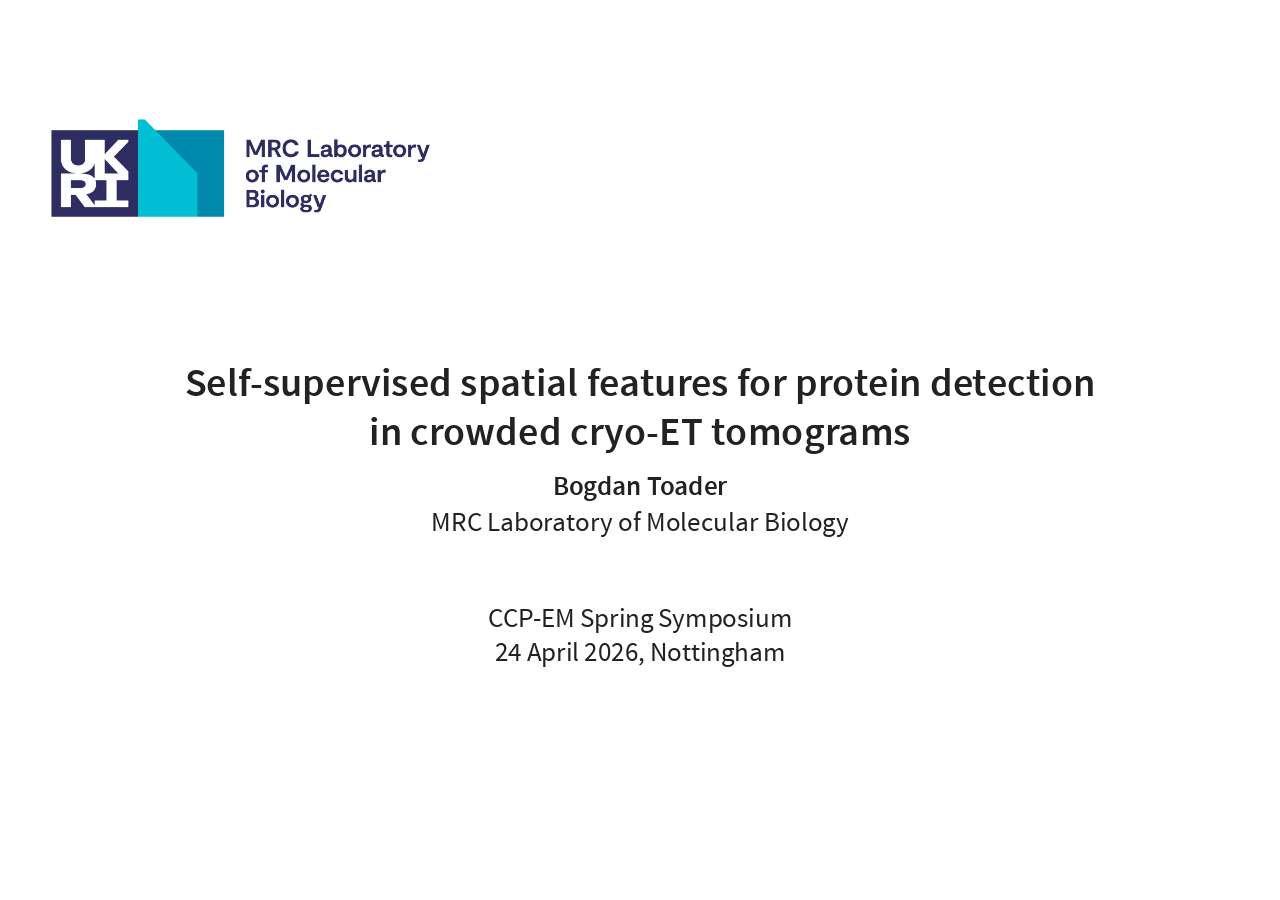
<file: static/talks/26ccpem/index.html>
<!DOCTYPE html>
<html lang="en">
  <head>
    <meta charset="utf-8" />
    <meta
      name="viewport"
      content="width=device-width, initial-scale=1.0, maximum-scale=1.0, user-scalable=no"
    />

    <title>Self-supervised spatial features for protein detection in crowded cryo-ET tomograms</title>

    <link rel="stylesheet" href="revealjs/reset.css" />
    <link rel="stylesheet" href="revealjs/reveal.css" />
    <link rel="stylesheet" href="revealjs/theme/white.css" />

    <!-- Theme used for syntax highlighted code -->
    <!-- <link rel="stylesheet" href="revealjs/plugin/highlight/monokai.css" /> -->
    <link rel="stylesheet" href="custom.css" />
  </head>
  <body>
    <div class="reveal">
      <div class="slides">
        <!-- <section> -->
        <!--   Self-supervised spatial features for protein detection in crowded cryo-ET tomograms -->
        <!---->
        <!--   Bogdan Toader -->
        <!-- </section> -->
        <section data-markdown="slides.md"></section>
      </div>
    </div>

    <script src="revealjs/reveal.js"></script>
    <script src="revealjs/plugin/notes.js"></script>
    <script src="revealjs/plugin/markdown.js"></script>
    <script src="revealjs/plugin/zoom.js"></script>
    <!-- <script src="revealjs/plugin/highlight.js"></script> -->
    <script>
      // More info about initialization & config:
      // - https://revealjs.com/initialization/
      // - https://revealjs.com/config/
      Reveal.initialize({
        hash: true,
        // width: 1280,
        // height: 720,

        // 16:9
        width: 1920,
        height: 1080,

        center: false,

        // Learn about plugins: https://revealjs.com/plugins/
        // plugins: [RevealMarkdown, RevealHighlight, RevealNotes],
        plugins: [RevealMarkdown, RevealNotes, RevealZoom],

        controls: false,
        progress: false,
        // slideNumber: "c/t",
        slideNumber: slide => {
          const before = Reveal.getSlidePastCount(slide);   // slides before this one
          if (before === 0) return [''];                    // title slide: no number
          return [before, '/', Reveal.getTotalSlides() - 1];
        },


        transition: 'none',

      });
    </script>
  </body>
</html>
</file>
<file: static/talks/26ccpem/revealjs/reveal.css>
.reveal .stretch,.reveal .r-stretch{max-width:none;max-height:none}.reveal pre.stretch code,.reveal pre.r-stretch code{box-sizing:border-box;height:100%;max-height:100%}.reveal .r-fit-text{white-space:nowrap;display:inline-block}.reveal .r-stack{grid-template-rows:100%;display:grid}.reveal .r-stack>*{grid-area:1/1;margin:auto}.reveal .r-vstack,.reveal .r-hstack{display:flex}.reveal .r-vstack img,.reveal .r-vstack video,.reveal .r-hstack img,.reveal .r-hstack video{object-fit:contain;min-width:0;min-height:0}.reveal .r-vstack{flex-direction:column;justify-content:center;align-items:center}.reveal .r-hstack{flex-direction:row;justify-content:center;align-items:center}.reveal .items-stretch{align-items:stretch}.reveal .items-start{align-items:flex-start}.reveal .items-center{align-items:center}.reveal .items-end{align-items:flex-end}.reveal .justify-between{justify-content:space-between}.reveal .justify-around{justify-content:space-around}.reveal .justify-start{justify-content:flex-start}.reveal .justify-center{justify-content:center}.reveal .justify-end{justify-content:flex-end}html.reveal-full-page{width:100%;height:100vh;height:calc(var(--vh,1vh) * 100);height:100dvh;overflow:hidden}.reveal-viewport{color:#000;--r-controls-spacing:12px;--r-overlay-header-height:40px;--r-overlay-margin:0px;--r-overlay-padding:6px;--r-overlay-gap:5px;background-color:#fff;height:100%;margin:0;line-height:1;position:relative;overflow:hidden}@media screen and (width<=1024px),(height<=768px){.reveal-viewport{--r-overlay-header-height:26px}}.reveal-viewport:fullscreen{width:100%!important;height:100%!important;top:0!important;left:0!important;transform:none!important}.reveal .fragment{transition:all .2s}.reveal .fragment:not(.custom){opacity:0;visibility:hidden;will-change:opacity}.reveal .fragment.visible{opacity:1;visibility:inherit}.reveal .fragment.disabled{transition:none}.reveal .fragment.grow{opacity:1;visibility:inherit}.reveal .fragment.grow.visible{transform:scale(1.3)}.reveal .fragment.shrink{opacity:1;visibility:inherit}.reveal .fragment.shrink.visible{transform:scale(.7)}.reveal .fragment.zoom-in{transform:scale(.1)}.reveal .fragment.zoom-in.visible{transform:none}.reveal .fragment.fade-out{opacity:1;visibility:inherit}.reveal .fragment.fade-out.visible{opacity:0;visibility:hidden}.reveal .fragment.semi-fade-out{opacity:1;visibility:inherit}.reveal .fragment.semi-fade-out.visible{opacity:.5;visibility:inherit}.reveal .fragment.strike{opacity:1;visibility:inherit}.reveal .fragment.strike.visible{text-decoration:line-through}.reveal .fragment.fade-up{transform:translateY(40px)}.reveal .fragment.fade-up.visible{transform:translate(0)}.reveal .fragment.fade-down{transform:translateY(-40px)}.reveal .fragment.fade-down.visible{transform:translate(0)}.reveal .fragment.fade-right{transform:translate(-40px)}.reveal .fragment.fade-right.visible{transform:translate(0)}.reveal .fragment.fade-left{transform:translate(40px)}.reveal .fragment.fade-left.visible{transform:translate(0)}.reveal .fragment.fade-in-then-out,.reveal .fragment.current-visible{opacity:0;visibility:hidden}.reveal .fragment.fade-in-then-out.current-fragment,.reveal .fragment.current-visible.current-fragment{opacity:1;visibility:inherit}.reveal .fragment.fade-in-then-semi-out{opacity:0;visibility:hidden}.reveal .fragment.fade-in-then-semi-out.visible{opacity:.5;visibility:inherit}.reveal .fragment.fade-in-then-semi-out.current-fragment,.reveal .fragment.highlight-red,.reveal .fragment.highlight-current-red,.reveal .fragment.highlight-green,.reveal .fragment.highlight-current-green,.reveal .fragment.highlight-blue,.reveal .fragment.highlight-current-blue{opacity:1;visibility:inherit}.reveal .fragment.highlight-red.visible{color:#ff2c2d}.reveal .fragment.highlight-green.visible{color:#17ff2e}.reveal .fragment.highlight-blue.visible{color:#1b91ff}.reveal .fragment.highlight-current-red.current-fragment{color:#ff2c2d}.reveal .fragment.highlight-current-green.current-fragment{color:#17ff2e}.reveal .fragment.highlight-current-blue.current-fragment{color:#1b91ff}.reveal:after{content:"";font-style:italic}.reveal iframe{z-index:1}.reveal a{position:relative}@keyframes bounce-right{0%,10%,25%,40%,50%{transform:translate(0)}20%{transform:translate(10px)}30%{transform:translate(-5px)}}@keyframes bounce-left{0%,10%,25%,40%,50%{transform:translate(0)}20%{transform:translate(-10px)}30%{transform:translate(5px)}}@keyframes bounce-down{0%,10%,25%,40%,50%{transform:translateY(0)}20%{transform:translateY(10px)}30%{transform:translateY(-5px)}}.reveal .controls{top:auto;bottom:var(--r-controls-spacing);right:var(--r-controls-spacing);z-index:11;color:#000;pointer-events:none;font-size:10px;display:none;position:absolute;left:auto}.reveal .controls button{cursor:pointer;color:currentColor;z-index:2;pointer-events:auto;font-size:inherit;visibility:hidden;opacity:0;-webkit-appearance:none;-webkit-tap-highlight-color:#0000;background-color:#0000;border:0;outline:0;padding:0;transition:color .2s,opacity .2s,transform .2s;position:absolute;transform:scale(.9999)}.reveal .controls .controls-arrow:before,.reveal .controls .controls-arrow:after{content:"";transform-origin:.2em;will-change:transform;background-color:currentColor;border-radius:.25em;width:2.6em;height:.5em;transition:all .15s,background-color .8s;position:absolute;top:0;left:0}.reveal .controls .controls-arrow{width:3.6em;height:3.6em;position:relative}.reveal .controls .controls-arrow:before{transform:translate(.5em)translateY(1.55em)rotate(45deg)}.reveal .controls .controls-arrow:after{transform:translate(.5em)translateY(1.55em)rotate(-45deg)}.reveal .controls .controls-arrow:hover:before{transform:translate(.5em)translateY(1.55em)rotate(40deg)}.reveal .controls .controls-arrow:hover:after{transform:translate(.5em)translateY(1.55em)rotate(-40deg)}.reveal .controls .controls-arrow:active:before{transform:translate(.5em)translateY(1.55em)rotate(36deg)}.reveal .controls .controls-arrow:active:after{transform:translate(.5em)translateY(1.55em)rotate(-36deg)}.reveal .controls .navigate-left{bottom:3.2em;right:6.4em;transform:translate(-10px)}.reveal .controls .navigate-left.highlight{animation:2s ease-out 50 both bounce-left}.reveal .controls .navigate-right{bottom:3.2em;right:0;transform:translate(10px)}.reveal .controls .navigate-right .controls-arrow{transform:rotate(180deg)}.reveal .controls .navigate-right.highlight{animation:2s ease-out 50 both bounce-right}.reveal .controls .navigate-up{bottom:6.4em;right:3.2em;transform:translateY(-10px)}.reveal .controls .navigate-up .controls-arrow{transform:rotate(90deg)}.reveal .controls .navigate-down{padding-bottom:1.4em;bottom:-1.4em;right:3.2em;transform:translateY(10px)}.reveal .controls .navigate-down .controls-arrow{transform:rotate(-90deg)}.reveal .controls .navigate-down.highlight{animation:2s ease-out 50 both bounce-down}.reveal .controls[data-controls-back-arrows=faded] .navigate-up.enabled{opacity:.3}.reveal .controls[data-controls-back-arrows=faded] .navigate-up.enabled:hover{opacity:1}.reveal .controls[data-controls-back-arrows=hidden] .navigate-up.enabled{opacity:0;visibility:hidden}.reveal .controls .enabled{visibility:visible;opacity:.9;cursor:pointer;transform:none}.reveal .controls .enabled.fragmented{opacity:.5}.reveal .controls .enabled:hover,.reveal .controls .enabled.fragmented:hover{opacity:1}.reveal:not(.rtl) .controls[data-controls-back-arrows=faded] .navigate-left.enabled{opacity:.3}.reveal:not(.rtl) .controls[data-controls-back-arrows=faded] .navigate-left.enabled:hover{opacity:1}.reveal:not(.rtl) .controls[data-controls-back-arrows=hidden] .navigate-left.enabled{opacity:0;visibility:hidden}.reveal.rtl .controls[data-controls-back-arrows=faded] .navigate-right.enabled{opacity:.3}.reveal.rtl .controls[data-controls-back-arrows=faded] .navigate-right.enabled:hover{opacity:1}.reveal.rtl .controls[data-controls-back-arrows=hidden] .navigate-right.enabled{opacity:0;visibility:hidden}.reveal[data-navigation-mode=linear].has-horizontal-slides .navigate-up,.reveal[data-navigation-mode=linear].has-horizontal-slides .navigate-down{display:none}.reveal[data-navigation-mode=linear].has-horizontal-slides .navigate-left,.reveal:not(.has-vertical-slides) .controls .navigate-left{bottom:1.4em;right:5.5em}.reveal[data-navigation-mode=linear].has-horizontal-slides .navigate-right,.reveal:not(.has-vertical-slides) .controls .navigate-right{bottom:1.4em;right:.5em}.reveal:not(.has-horizontal-slides) .controls .navigate-up{bottom:5em;right:1.4em}.reveal:not(.has-horizontal-slides) .controls .navigate-down{bottom:.5em;right:1.4em}.reveal.has-dark-background .controls{color:#fff}.reveal.has-light-background .controls{color:#000}.reveal.no-hover .controls .controls-arrow:hover:before,.reveal.no-hover .controls .controls-arrow:active:before{transform:translate(.5em)translateY(1.55em)rotate(45deg)}.reveal.no-hover .controls .controls-arrow:hover:after,.reveal.no-hover .controls .controls-arrow:active:after{transform:translate(.5em)translateY(1.55em)rotate(-45deg)}@media screen and (width>=500px){.reveal-viewport{--r-controls-spacing:.8em}.reveal .controls[data-controls-layout=edges]{inset:0}.reveal .controls[data-controls-layout=edges] .navigate-left,.reveal .controls[data-controls-layout=edges] .navigate-right,.reveal .controls[data-controls-layout=edges] .navigate-up,.reveal .controls[data-controls-layout=edges] .navigate-down{bottom:auto;right:auto}.reveal .controls[data-controls-layout=edges] .navigate-left{top:50%;left:var(--r-controls-spacing);margin-top:-1.8em}.reveal .controls[data-controls-layout=edges] .navigate-right{top:50%;right:var(--r-controls-spacing);margin-top:-1.8em}.reveal .controls[data-controls-layout=edges] .navigate-up{top:var(--r-controls-spacing);margin-left:-1.8em;left:50%}.reveal .controls[data-controls-layout=edges] .navigate-down{bottom:calc(var(--r-controls-spacing) - 1.4em + .3em);margin-left:-1.8em;left:50%}}.reveal .progress{z-index:10;color:#fff;background-color:#0003;width:100%;height:3px;display:none;position:absolute;bottom:0;left:0}.reveal .progress:after{content:"";width:100%;height:10px;display:block;position:absolute;top:-10px}.reveal .progress span{transform-origin:0 0;background-color:currentColor;width:100%;height:100%;transition:transform .8s cubic-bezier(.26,.86,.44,.985);display:block;transform:scaleX(0)}@media (pointer:coarse){.reveal .controls{font-size:clamp(10px,2.5vmin,40px)}.reveal .progress{height:clamp(3px,.75vmin,10px)}}.reveal .slide-number{z-index:31;color:#fff;background-color:#0006;padding:5px;font-family:Helvetica,sans-serif;font-size:12px;line-height:1;display:block;position:absolute;bottom:8px;right:8px}.reveal .slide-number a{color:currentColor}.reveal .slide-number-delimiter{margin:0 3px}.reveal{touch-action:pinch-zoom;width:100%;height:100%;position:relative;overflow:hidden}.reveal.embedded{touch-action:pan-y}.reveal.embedded.is-vertical-slide{touch-action:none}.reveal .slides{pointer-events:none;z-index:1;text-align:center;perspective:600px;perspective-origin:50% 40%;width:100%;height:100%;margin:auto;position:absolute;inset:0;overflow:visible}.reveal .slides>section{perspective:600px}.reveal .slides>section,.reveal .slides>section>section{pointer-events:auto;z-index:10;transform-style:flat;width:100%;transition:transform-origin .8s cubic-bezier(.26,.86,.44,.985),transform .8s cubic-bezier(.26,.86,.44,.985),visibility .8s cubic-bezier(.26,.86,.44,.985),opacity .8s cubic-bezier(.26,.86,.44,.985);display:none;position:absolute}.reveal[data-transition-speed=fast] .slides section{transition-duration:.4s}.reveal[data-transition-speed=slow] .slides section{transition-duration:1.2s}.reveal .slides section[data-transition-speed=fast]{transition-duration:.4s}.reveal .slides section[data-transition-speed=slow]{transition-duration:1.2s}.reveal .slides>section.stack{pointer-events:none;height:100%;padding-top:0;padding-bottom:0}.reveal .slides>section.present,.reveal .slides>section>section.present{z-index:11;opacity:1;display:block}.reveal .slides>section:empty,.reveal .slides>section>section:empty,.reveal .slides>section[data-background-interactive],.reveal .slides>section>section[data-background-interactive]{pointer-events:none}.reveal.center,.reveal.center .slides,.reveal.center .slides section{min-height:0!important}.reveal .slides>section:not(.present),.reveal .slides>section>section:not(.present){pointer-events:none}.reveal.overview .slides>section,.reveal.overview .slides>section>section{pointer-events:auto}.reveal .slides>section.past,.reveal .slides>section.future,.reveal .slides>section.past>section,.reveal .slides>section.future>section,.reveal .slides>section>section.past,.reveal .slides>section>section.future{opacity:0}.reveal .slides>section[data-transition=slide].past,.reveal .slides>section[data-transition~=slide-out].past,.reveal.slide .slides>section:not([data-transition]).past{transform:translate(-150%)}.reveal .slides>section[data-transition=slide].future,.reveal .slides>section[data-transition~=slide-in].future,.reveal.slide .slides>section:not([data-transition]).future{transform:translate(150%)}.reveal .slides>section>section[data-transition=slide].past,.reveal .slides>section>section[data-transition~=slide-out].past,.reveal.slide .slides>section>section:not([data-transition]).past{transform:translateY(-150%)}.reveal .slides>section>section[data-transition=slide].future,.reveal .slides>section>section[data-transition~=slide-in].future,.reveal.slide .slides>section>section:not([data-transition]).future{transform:translateY(150%)}.reveal .slides>section[data-transition=linear].past,.reveal .slides>section[data-transition~=linear-out].past,.reveal.linear .slides>section:not([data-transition]).past{transform:translate(-150%)}.reveal .slides>section[data-transition=linear].future,.reveal .slides>section[data-transition~=linear-in].future,.reveal.linear .slides>section:not([data-transition]).future{transform:translate(150%)}.reveal .slides>section>section[data-transition=linear].past,.reveal .slides>section>section[data-transition~=linear-out].past,.reveal.linear .slides>section>section:not([data-transition]).past{transform:translateY(-150%)}.reveal .slides>section>section[data-transition=linear].future,.reveal .slides>section>section[data-transition~=linear-in].future,.reveal.linear .slides>section>section:not([data-transition]).future{transform:translateY(150%)}.reveal .slides section[data-transition=default].stack,.reveal.default .slides section.stack{transform-style:preserve-3d}.reveal .slides>section[data-transition=default].past,.reveal .slides>section[data-transition~=default-out].past,.reveal.default .slides>section:not([data-transition]).past{transform:translate(-100%)rotateY(-90deg)translate(-100%)}.reveal .slides>section[data-transition=default].future,.reveal .slides>section[data-transition~=default-in].future,.reveal.default .slides>section:not([data-transition]).future{transform:translate(100%)rotateY(90deg)translate(100%)}.reveal .slides>section>section[data-transition=default].past,.reveal .slides>section>section[data-transition~=default-out].past,.reveal.default .slides>section>section:not([data-transition]).past{transform:translateY(-300px)rotateX(70deg)translateY(-300px)}.reveal .slides>section>section[data-transition=default].future,.reveal .slides>section>section[data-transition~=default-in].future,.reveal.default .slides>section>section:not([data-transition]).future{transform:translateY(300px)rotateX(-70deg)translateY(300px)}.reveal .slides section[data-transition=convex].stack,.reveal.convex .slides section.stack{transform-style:preserve-3d}.reveal .slides>section[data-transition=convex].past,.reveal .slides>section[data-transition~=convex-out].past,.reveal.convex .slides>section:not([data-transition]).past{transform:translate(-100%)rotateY(-90deg)translate(-100%)}.reveal .slides>section[data-transition=convex].future,.reveal .slides>section[data-transition~=convex-in].future,.reveal.convex .slides>section:not([data-transition]).future{transform:translate(100%)rotateY(90deg)translate(100%)}.reveal .slides>section>section[data-transition=convex].past,.reveal .slides>section>section[data-transition~=convex-out].past,.reveal.convex .slides>section>section:not([data-transition]).past{transform:translateY(-300px)rotateX(70deg)translateY(-300px)}.reveal .slides>section>section[data-transition=convex].future,.reveal .slides>section>section[data-transition~=convex-in].future,.reveal.convex .slides>section>section:not([data-transition]).future{transform:translateY(300px)rotateX(-70deg)translateY(300px)}.reveal .slides section[data-transition=concave].stack,.reveal.concave .slides section.stack{transform-style:preserve-3d}.reveal .slides>section[data-transition=concave].past,.reveal .slides>section[data-transition~=concave-out].past,.reveal.concave .slides>section:not([data-transition]).past{transform:translate(-100%)rotateY(90deg)translate(-100%)}.reveal .slides>section[data-transition=concave].future,.reveal .slides>section[data-transition~=concave-in].future,.reveal.concave .slides>section:not([data-transition]).future{transform:translate(100%)rotateY(-90deg)translate(100%)}.reveal .slides>section>section[data-transition=concave].past,.reveal .slides>section>section[data-transition~=concave-out].past,.reveal.concave .slides>section>section:not([data-transition]).past{transform:translateY(-80%)rotateX(-70deg)translateY(-80%)}.reveal .slides>section>section[data-transition=concave].future,.reveal .slides>section>section[data-transition~=concave-in].future,.reveal.concave .slides>section>section:not([data-transition]).future{transform:translateY(80%)rotateX(70deg)translateY(80%)}.reveal .slides section[data-transition=zoom],.reveal.zoom .slides section:not([data-transition]){transition-timing-function:ease}.reveal .slides>section[data-transition=zoom].past,.reveal .slides>section[data-transition~=zoom-out].past,.reveal.zoom .slides>section:not([data-transition]).past{visibility:hidden;transform:scale(16)}.reveal .slides>section[data-transition=zoom].future,.reveal .slides>section[data-transition~=zoom-in].future,.reveal.zoom .slides>section:not([data-transition]).future{visibility:hidden;transform:scale(.2)}.reveal .slides>section>section[data-transition=zoom].past,.reveal .slides>section>section[data-transition~=zoom-out].past,.reveal.zoom .slides>section>section:not([data-transition]).past{transform:scale(16)}.reveal .slides>section>section[data-transition=zoom].future,.reveal .slides>section>section[data-transition~=zoom-in].future,.reveal.zoom .slides>section>section:not([data-transition]).future{transform:scale(.2)}.reveal.cube .slides{perspective:1300px}.reveal.cube .slides section{backface-visibility:hidden;box-sizing:border-box;min-height:700px;transform-style:preserve-3d;padding:30px}.reveal.center.cube .slides section{min-height:0}.reveal.cube .slides section:not(.stack):before{content:"";background:#0000001a;border-radius:4px;width:100%;height:100%;display:block;position:absolute;top:0;left:0;transform:translateZ(-20px)}.reveal.cube .slides section:not(.stack):after{content:"";z-index:1;background:0 0;border-radius:4px;width:90%;height:30px;display:block;position:absolute;bottom:0;left:5%;transform:translateZ(-90px)rotateX(65deg);box-shadow:0 95px 25px #0003}.reveal.cube .slides>section.stack{background:0 0;padding:0}.reveal.cube .slides>section.past{transform-origin:100% 0;transform:translate(-100%)rotateY(-90deg)}.reveal.cube .slides>section.future{transform-origin:0 0;transform:translate(100%)rotateY(90deg)}.reveal.cube .slides>section>section.past{transform-origin:0 100%;transform:translateY(-100%)rotateX(90deg)}.reveal.cube .slides>section>section.future{transform-origin:0 0;transform:translateY(100%)rotateX(-90deg)}.reveal.page .slides{perspective-origin:0%;perspective:3000px}.reveal.page .slides section{box-sizing:border-box;min-height:700px;transform-style:preserve-3d;padding:30px}.reveal.page .slides section.past{z-index:12}.reveal.page .slides section:not(.stack):before{content:"";background:#0000001a;width:100%;height:100%;display:block;position:absolute;top:0;left:0;transform:translateZ(-20px)}.reveal.page .slides section:not(.stack):after{content:"";z-index:1;background:0 0;border-radius:4px;width:90%;height:30px;display:block;position:absolute;bottom:0;left:5%;transform:translateZ(-90px)rotateX(65deg);box-shadow:0 95px 25px #0003}.reveal.page .slides>section.stack{background:0 0;padding:0}.reveal.page .slides>section.past{transform-origin:0 0;transform:translate(-40%)rotateY(-80deg)}.reveal.page .slides>section.future{transform-origin:100% 0;transform:translate(0,0)}.reveal.page .slides>section>section.past{transform-origin:0 0;transform:translateY(-40%)rotateX(80deg)}.reveal.page .slides>section>section.future{transform-origin:0 100%;transform:translate(0,0)}.reveal .slides section[data-transition=fade],.reveal.fade .slides section:not([data-transition]),.reveal.fade .slides>section>section:not([data-transition]){transition:opacity .5s;transform:none}.reveal.fade.overview .slides section,.reveal.fade.overview .slides>section>section{transition:none}.reveal .slides section[data-transition=none],.reveal.none .slides section:not([data-transition]){transition:none;transform:none}.reveal .pause-overlay{visibility:hidden;opacity:0;z-index:100;background:#000;width:100%;height:100%;transition:all 1s;position:absolute;top:0;left:0}.reveal .pause-overlay .resume-button{color:#ccc;cursor:pointer;background:0 0;border:2px solid #ccc;border-radius:2px;padding:6px 14px;font-size:16px;position:absolute;bottom:20px;right:20px}.reveal .pause-overlay .resume-button:hover{color:#fff;border-color:#fff}.reveal.paused .pause-overlay{visibility:visible;opacity:1}.reveal .no-transition,.reveal .no-transition *,.reveal .slides.disable-slide-transitions section{transition:none!important}.reveal .slides.disable-slide-transitions section{transform:none!important}.reveal .backgrounds{perspective:600px;width:100%;height:100%;position:absolute;top:0;left:0}.reveal .slide-background{opacity:0;visibility:hidden;background-color:#0000;width:100%;height:100%;transition:all .8s cubic-bezier(.26,.86,.44,.985);display:none;position:absolute;overflow:hidden}.reveal .slide-background-content{background-position:50%;background-repeat:no-repeat;background-size:cover;width:100%;height:100%;position:absolute}.reveal .slide-background.stack{display:block}.reveal .slide-background.present{opacity:1;visibility:visible;z-index:2}.print-pdf .reveal .slide-background{opacity:1!important;visibility:visible!important}.reveal .slide-background video{object-fit:cover;width:100%;max-width:none;height:100%;max-height:none;position:absolute;top:0;left:0}.reveal .slide-background[data-background-size=contain] video{object-fit:contain}.reveal[data-background-transition=none]>.backgrounds .slide-background:not([data-background-transition]),.reveal>.backgrounds .slide-background[data-background-transition=none]{transition:none}.reveal[data-background-transition=slide]>.backgrounds .slide-background:not([data-background-transition]),.reveal>.backgrounds .slide-background[data-background-transition=slide]{opacity:1}.reveal[data-background-transition=slide]>.backgrounds .slide-background.past:not([data-background-transition]),.reveal>.backgrounds .slide-background.past[data-background-transition=slide]{transform:translate(-100%)}.reveal[data-background-transition=slide]>.backgrounds .slide-background.future:not([data-background-transition]),.reveal>.backgrounds .slide-background.future[data-background-transition=slide]{transform:translate(100%)}.reveal[data-background-transition=slide]>.backgrounds .slide-background>.slide-background.past:not([data-background-transition]),.reveal>.backgrounds .slide-background>.slide-background.past[data-background-transition=slide]{transform:translateY(-100%)}.reveal[data-background-transition=slide]>.backgrounds .slide-background>.slide-background.future:not([data-background-transition]),.reveal>.backgrounds .slide-background>.slide-background.future[data-background-transition=slide]{transform:translateY(100%)}.reveal[data-background-transition=convex]>.backgrounds .slide-background.past:not([data-background-transition]),.reveal>.backgrounds .slide-background.past[data-background-transition=convex]{opacity:0;transform:translate(-100%)rotateY(-90deg)translate(-100%)}.reveal[data-background-transition=convex]>.backgrounds .slide-background.future:not([data-background-transition]),.reveal>.backgrounds .slide-background.future[data-background-transition=convex]{opacity:0;transform:translate(100%)rotateY(90deg)translate(100%)}.reveal[data-background-transition=convex]>.backgrounds .slide-background>.slide-background.past:not([data-background-transition]),.reveal>.backgrounds .slide-background>.slide-background.past[data-background-transition=convex]{opacity:0;transform:translateY(-100%)rotateX(90deg)translateY(-100%)}.reveal[data-background-transition=convex]>.backgrounds .slide-background>.slide-background.future:not([data-background-transition]),.reveal>.backgrounds .slide-background>.slide-background.future[data-background-transition=convex]{opacity:0;transform:translateY(100%)rotateX(-90deg)translateY(100%)}.reveal[data-background-transition=concave]>.backgrounds .slide-background.past:not([data-background-transition]),.reveal>.backgrounds .slide-background.past[data-background-transition=concave]{opacity:0;transform:translate(-100%)rotateY(90deg)translate(-100%)}.reveal[data-background-transition=concave]>.backgrounds .slide-background.future:not([data-background-transition]),.reveal>.backgrounds .slide-background.future[data-background-transition=concave]{opacity:0;transform:translate(100%)rotateY(-90deg)translate(100%)}.reveal[data-background-transition=concave]>.backgrounds .slide-background>.slide-background.past:not([data-background-transition]),.reveal>.backgrounds .slide-background>.slide-background.past[data-background-transition=concave]{opacity:0;transform:translateY(-100%)rotateX(-90deg)translateY(-100%)}.reveal[data-background-transition=concave]>.backgrounds .slide-background>.slide-background.future:not([data-background-transition]),.reveal>.backgrounds .slide-background>.slide-background.future[data-background-transition=concave]{opacity:0;transform:translateY(100%)rotateX(90deg)translateY(100%)}.reveal[data-background-transition=zoom]>.backgrounds .slide-background:not([data-background-transition]),.reveal>.backgrounds .slide-background[data-background-transition=zoom]{transition-timing-function:ease}.reveal[data-background-transition=zoom]>.backgrounds .slide-background.past:not([data-background-transition]),.reveal>.backgrounds .slide-background.past[data-background-transition=zoom]{opacity:0;visibility:hidden;transform:scale(16)}.reveal[data-background-transition=zoom]>.backgrounds .slide-background.future:not([data-background-transition]),.reveal>.backgrounds .slide-background.future[data-background-transition=zoom]{opacity:0;visibility:hidden;transform:scale(.2)}.reveal[data-background-transition=zoom]>.backgrounds .slide-background>.slide-background.past:not([data-background-transition]),.reveal>.backgrounds .slide-background>.slide-background.past[data-background-transition=zoom]{opacity:0;visibility:hidden;transform:scale(16)}.reveal[data-background-transition=zoom]>.backgrounds .slide-background>.slide-background.future:not([data-background-transition]),.reveal>.backgrounds .slide-background>.slide-background.future[data-background-transition=zoom]{opacity:0;visibility:hidden;transform:scale(.2)}.reveal[data-transition-speed=fast]>.backgrounds .slide-background{transition-duration:.4s}.reveal[data-transition-speed=slow]>.backgrounds .slide-background{transition-duration:1.2s}.reveal [data-auto-animate-target^=unmatched]{will-change:opacity}.reveal section[data-auto-animate]:not(.stack):not([data-auto-animate=running]) [data-auto-animate-target^=unmatched]{opacity:0}.reveal.overview{perspective-origin:50%;perspective:700px}.reveal.overview .slides section{cursor:pointer;box-sizing:border-box;height:100%;overflow:hidden;opacity:1!important;visibility:visible!important;top:0!important}.reveal.overview .slides section:hover,.reveal.overview .slides section.present{outline-offset:10px;outline:10px solid #96969699}.reveal.overview .slides section.present{outline:10px solid var(--r-link-color)}.reveal.overview .slides section .fragment{opacity:1;transition:none}.reveal.overview .slides section:after,.reveal.overview .slides section:before{display:none!important}.reveal.overview .slides>section.stack{background:0 0;outline:none;padding:0;overflow:visible;top:0!important}.reveal.overview .backgrounds{perspective:inherit}.reveal.overview .backgrounds .slide-background{opacity:1;visibility:visible;outline-offset:10px;outline:10px solid #9696961a}.reveal.overview .backgrounds .slide-background.stack{overflow:visible}.reveal.overview .slides section,.reveal.overview-deactivating .slides section,.reveal.overview .backgrounds .slide-background,.reveal.overview-deactivating .backgrounds .slide-background{transition:none}.reveal.rtl .slides,.reveal.rtl .slides h1,.reveal.rtl .slides h2,.reveal.rtl .slides h3,.reveal.rtl .slides h4,.reveal.rtl .slides h5,.reveal.rtl .slides h6{direction:rtl;font-family:sans-serif}.reveal.rtl pre,.reveal.rtl code{direction:ltr}.reveal.rtl ol,.reveal.rtl ul{text-align:right}.reveal.rtl .progress span{transform-origin:100% 0}.reveal.has-parallax-background .backgrounds{transition:all .8s}.reveal.has-parallax-background[data-transition-speed=fast] .backgrounds{transition-duration:.4s}.reveal.has-parallax-background[data-transition-speed=slow] .backgrounds{transition-duration:1.2s}@keyframes fade-in{0%{opacity:0}to{opacity:1}}@keyframes scale-up{0%{transform:scale(.95)}to{transform:scale(1)}}.reveal [data-preview-image],.reveal [data-preview-video],.reveal [data-preview-link]:not(a):not([data-preview-link=false]){cursor:zoom-in}.r-overlay{top:var(--r-overlay-margin);right:var(--r-overlay-margin);bottom:var(--r-overlay-margin);left:var(--r-overlay-margin);border-radius:min(var(--r-overlay-margin), 6px);z-index:99;-webkit-backdrop-filter:blur(10px);backdrop-filter:blur(10px);color:#fff;background:#000000f2;font-family:ui-sans-serif,system-ui,-apple-system,Helvetica,sans-serif;transition:all .3s;animation:.3s fade-in;position:absolute}.r-overlay-viewport{top:var(--r-overlay-padding);right:var(--r-overlay-padding);bottom:var(--r-overlay-padding);left:var(--r-overlay-padding);gap:var(--r-overlay-gap);flex-direction:column;display:flex;position:absolute}.r-overlay-header{z-index:2;box-sizing:border-box;height:var(--r-overlay-header-height);justify-content:flex-end;align-items:center;gap:6px;display:flex}.r-overlay-header .r-overlay-header-button{all:unset;min-width:var(--r-overlay-header-height);min-height:var(--r-overlay-header-height);padding:0 calc(var(--r-overlay-header-height) / 4);opacity:1;cursor:pointer;box-sizing:border-box;border-radius:6px;justify-content:center;align-items:center;gap:8px;font-size:18px;display:flex}.r-overlay-header .r-overlay-header-button:hover{opacity:1;background-color:#ffffff26}.r-overlay-header .icon{background-position:50%;background-repeat:no-repeat;background-size:100%;width:20px;height:20px;display:inline-block}.r-overlay-close .icon{background-image:url([data-uri])}.r-overlay-external .icon{background-image:url([data-uri])}.r-overlay-content{background-color:#141414cc;border-radius:6px;flex-grow:1;place-items:center;animation:.5s cubic-bezier(.26,.86,.44,.985) scale-up;display:grid;position:relative;overflow:hidden}.r-overlay-spinner{z-index:10;visibility:hidden;opacity:0;background-image:url([data-uri]%2F%2F%2F6%2Bvr8nJybW1tcDAwOjo6Nvb26ioqKOjo7Ozs%2FLy8vz8%2FAAAAAAAAAAAACH%2FC05FVFNDQVBFMi4wAwEAAAAh%2FhpDcmVhdGVkIHdpdGggYWpheGxvYWQuaW5mbwAh%[base64]%2FV%2FnmOM82XiHRLYKhKP1oZmADdEAAAh%2BQQJCgAAACwAAAAAIAAgAAAE6hDISWlZpOrNp1lGNRSdRpDUolIGw5RUYhhHukqFu8DsrEyqnWThGvAmhVlteBvojpTDDBUEIFwMFBRAmBkSgOrBFZogCASwBDEY%2FCZSg7GSE0gSCjQBMVG023xWBhklAnoEdhQEfyNqMIcKjhRsjEdnezB%2BA4k8gTwJhFuiW4dokXiloUepBAp5qaKpp6%2BHo7aWW54wl7obvEe0kRuoplCGepwSx2jJvqHEmGt6whJpGpfJCHmOoNHKaHx61WiSR92E4lbFoq%2BB6QDtuetcaBPnW6%2BO7wDHpIiK9SaVK5GgV543tzjgGcghAgAh%[base64]%2B%2BG%2Bw48edZPK%2BM6hLJpQg484enXIdQFSS1u6UhksENEQAAIfkECQoAAAAsAAAAACAAIAAABOcQyEmpGKLqzWcZRVUQnZYg1aBSh2GUVEIQ2aQOE%2BG%2BcD4ntpWkZQj1JIiZIogDFFyHI0UxQwFugMSOFIPJftfVAEoZLBbcLEFhlQiqGp1Vd140AUklUN3eCA51C1EWMzMCezCBBmkxVIVHBWd3HHl9JQOIJSdSnJ0TDKChCwUJjoWMPaGqDKannasMo6WnM562R5YluZRwur0wpgqZE7NKUm%2BFNRPIhjBJxKZteWuIBMN4zRMIVIhffcgojwCF117i4nlLnY5ztRLsnOk%2BaV%2BoJY7V7m76PdkS4trKcdg0Zc0tTcKkRAAAIfkECQoAAAAsAAAAACAAIAAABO4QyEkpKqjqzScpRaVkXZWQEximw1BSCUEIlDohrft6cpKCk5xid5MNJTaAIkekKGQkWyKHkvhKsR7ARmitkAYDYRIbUQRQjWBwJRzChi9CRlBcY1UN4g0%[base64]%[base64]%2BE71SRQeyqUToLA7VxF0JDyIQh%2FMVVPMt1ECZlfcjZJ9mIKoaTl1MRIl5o4CUKXOwmyrCInCKqcWtvadL2SYhyASyNDJ0uIiRMDjI0Fd30%2FiI2UA5GSS5UDj2l6NoqgOgN4gksEBgYFf0FDqKgHnyZ9OX8HrgYHdHpcHQULXAS2qKpENRg7eAMLC7kTBaixUYFkKAzWAAnLC7FLVxLWDBLKCwaKTULgEwbLA4hJtOkSBNqITT3xEgfLpBtzE%2FjiuL04RGEBgwWhShRgQExHBAAh%2BQQJCgAAACwAAAAAIAAgAAAE7xDISWlSqerNpyJKhWRdlSAVoVLCWk6JKlAqAavhO9UkUHsqlE6CwO1cRdCQ8iEIfzFVTzLdRAmZX3I2SfZiCqGk5dTESJeaOAlClzsJsqwiJwiqnFrb2nS9kmIcgEsjQydLiIlHehhpejaIjzh9eomSjZR%[base64]%2BE71SRQeyqUToLA7VxF0JDyIQh%[base64]%2BE71SRQeyqUToLA7VxF0JDyIQh%2FMVVPMt1ECZlfcjZJ9mIKoaTl1MRIl5o4CUKXOwmyrCInCKqcWtvadL2SYhyASyNDJ0uIiUd6GAULDJCRiXo1CpGXDJOUjY%2BYip9DhToJA4RBLwMLCwVDfRgbBAaqqoZ1XBMHswsHtxtFaH1iqaoGNgAIxRpbFAgfPQSqpbgGBqUD1wBXeCYp1AYZ19JJOYgH1KwA4UBvQwXUBxPqVD9L3sbp2BNk2xvvFPJd%2BMFCN6HAAIKgNggY0KtEBAAh%[base64]%2BvsYMDAzZQPC9VCNkDWUhGkuE5PxJNwiUK4UfLzOlD4WvzAHaoG9nxPi5d%2BjYUqfAhhykOFwJWiAAAIfkECQoAAAAsAAAAACAAIAAABPAQyElpUqnqzaciSoVkXVUMFaFSwlpOCcMYlErAavhOMnNLNo8KsZsMZItJEIDIFSkLGQoQTNhIsFehRww2CQLKF0tYGKYSg%2BygsZIuNqJksKgbfgIGepNo2cIUB3V1B3IvNiBYNQaDSTtfhhx0CwVPI0UJe0%2Bbm4g5VgcGoqOcnjmjqDSdnhgEoamcsZuXO1aWQy8KAwOAuTYYGwi7w5h%2BKr0SJ8MFihpNbx%2B4Erq7BYBuzsdiH1jCAzoSfl0rVirNbRXlBBlLX%2BBP0XJLAPGzTkAuAOqb0WT5AH7OcdCm5B8TgRwSRKIHQtaLCwg1RAAAOwAAAAAAAAAAAA%3D%3D);width:32px;height:32px;margin:-16px 0 0 -16px;display:block;position:absolute;top:50%;left:50%}.r-overlay-preview .r-overlay-content iframe{opacity:0;visibility:hidden;border:0;width:100%;max-width:100%;height:100%;max-height:100%;transition:all .3s}.r-overlay-preview[data-state=loaded] iframe{opacity:1;visibility:visible}.r-overlay-preview .r-overlay-content img,.r-overlay-preview .r-overlay-content video{object-fit:scale-down;width:100%;max-width:100%;height:100%;max-height:100%;margin:0;position:absolute}.r-overlay-preview[data-preview-fit=none] img,.r-overlay-preview[data-preview-fit=none] video{object-fit:none}.r-overlay-preview[data-preview-fit=scale-down] img,.r-overlay-preview[data-preview-fit=scale-down] video{object-fit:scale-down}.r-overlay-preview[data-preview-fit=contain] img,.r-overlay-preview[data-preview-fit=contain] video{object-fit:contain}.r-overlay-preview[data-preview-fit=cover] img,.r-overlay-preview[data-preview-fit=cover] video{object-fit:cover}.r-overlay-preview[data-state=loaded] .r-overlay-content-inner{z-index:-1;text-align:center;letter-spacing:normal;width:100%;position:absolute;top:45%;left:0}.r-overlay-preview .r-overlay-error{color:orange;font-size:18px}.r-overlay-preview .x-frame-error{opacity:0;transition:opacity .3s .3s}.r-overlay-preview[data-state=loaded] .x-frame-error{opacity:1}.r-overlay-preview[data-state=loading] .r-overlay-spinner{opacity:.6;visibility:visible}.r-overlay-help .r-overlay-content{overflow:auto}.r-overlay-help-content{text-align:center;letter-spacing:normal;max-width:560px;margin:auto;padding:20px 0}.r-overlay-help-content .title{margin-top:0;font-size:20px}.r-overlay-help .r-overlay-help-content table{border-collapse:collapse;text-align:left;border:1px solid #fff;font-size:16px}.r-overlay-help .r-overlay-help-content table th,.r-overlay-help .r-overlay-help-content table td{vertical-align:middle;border:1px solid #fff;width:240px;padding:14px}.r-overlay-help .r-overlay-help-content table th{padding-top:20px;padding-bottom:20px}.reveal .playback{z-index:30;cursor:pointer;-webkit-tap-highlight-color:#0000;transition:all .4s;position:absolute;bottom:20px;left:15px}.reveal.overview .playback{opacity:0;visibility:hidden}.reveal .hljs{min-height:100%}.reveal .hljs table{margin:initial}.reveal .hljs-ln-code,.reveal .hljs-ln-numbers{border:0;padding:0}.reveal .hljs-ln-numbers{opacity:.6;text-align:right;vertical-align:top;padding-right:.75em}.reveal .hljs.has-highlights tr:not(.highlight-line){opacity:.4}.reveal .hljs.has-highlights.fragment{transition:all .2s}.reveal .hljs:not(:first-child).fragment{box-sizing:border-box;width:100%;position:absolute;top:0;left:0}.reveal pre[data-auto-animate-target]{overflow:hidden}.reveal pre[data-auto-animate-target] code{height:100%}.reveal .roll{vertical-align:top;perspective:400px;perspective-origin:50%;line-height:1.2;display:inline-block;overflow:hidden}.reveal .roll:hover{text-shadow:none;background:0 0}.reveal .roll span{pointer-events:none;transform-origin:50% 0;transform-style:preserve-3d;backface-visibility:hidden;padding:0 2px;transition:all .4s;display:block;position:relative}.reveal .roll:hover span{background:#00000080;transform:translateZ(-45px)rotateX(90deg)}.reveal .roll span:after{content:attr(data-title);backface-visibility:hidden;transform-origin:50% 0;padding:0 2px;display:block;position:absolute;top:0;left:0;transform:translateY(110%)rotateX(-90deg)}.reveal aside.notes{display:none}.reveal .speaker-notes{z-index:1;color:#222;box-sizing:border-box;text-align:left;-webkit-overflow-scrolling:touch;background-color:#f5f5f5;border:1px solid #0000000d;width:33.3333%;height:100%;padding:14px 18px;font-family:Helvetica,sans-serif;font-size:18px;line-height:1.4;display:none;position:absolute;top:0;left:100%;overflow:auto}.reveal .speaker-notes .notes-placeholder{color:#ccc;font-style:italic}.reveal .speaker-notes:focus{outline:none}.reveal .speaker-notes:before{content:"Speaker notes";opacity:.5;margin-bottom:10px;display:block}.reveal.show-notes{max-width:75%;overflow:visible}.reveal.show-notes .speaker-notes{display:block}@media screen and (width>=1600px){.reveal .speaker-notes{font-size:20px}}@media screen and (width<=1024px){.reveal.show-notes{border-left:0;max-width:none;max-height:70vh;overflow:visible}.reveal.show-notes .speaker-notes{border:0;width:100%;height:30vh;top:100%;left:0}}@media screen and (width<=600px){.reveal.show-notes{max-height:60vh}.reveal.show-notes .speaker-notes{height:40vh;top:100%}.reveal .speaker-notes{font-size:14px}}.reveal .jump-to-slide{z-index:30;-webkit-tap-highlight-color:#0000;font-size:32px;position:absolute;top:15px;left:15px}.reveal .jump-to-slide-input{font-size:inherit;color:currentColor;background:0 0;border:0;padding:8px}.reveal .jump-to-slide-input::placeholder{color:currentColor;opacity:.5}.reveal.has-dark-background .jump-to-slide-input{color:#fff}.reveal.has-light-background .jump-to-slide-input{color:#222}.reveal .jump-to-slide-input:focus{outline:none}.reveal .r-overlay-button{all:unset;z-index:30;cursor:pointer;-webkit-tap-highlight-color:#0000;appearance:none;color:#fff;background:#000000b3;border-radius:5px;justify-content:center;align-items:center;padding:10px;font-size:.4em;display:flex;position:absolute}.reveal .r-overlay-button:hover{background:#000000e6}.reveal.has-light-background .r-overlay-button{color:#222;background:#ffffffb3}.reveal.has-light-background .r-overlay-button:hover{background:#ffffffe6}.reveal .r-media-play-button{bottom:20px;left:15px}.zoomed .reveal *,.zoomed .reveal :before,.zoomed .reveal :after{backface-visibility:visible!important}.zoomed .reveal .progress,.zoomed .reveal .controls{opacity:0}.zoomed .reveal .roll span{background:0 0}.zoomed .reveal .roll span:after,.reveal-viewport.loading-scroll-mode{visibility:hidden}.reveal-viewport.reveal-scroll{z-index:1;--r-scrollbar-width:7px;--r-scrollbar-trigger-size:5px;--r-controls-spacing:8px;margin:0 auto;overflow:hidden auto}@media screen and (width<=500px){.reveal-viewport.reveal-scroll{--r-scrollbar-width:3px;--r-scrollbar-trigger-size:3px}}.reveal-viewport.reveal-scroll .controls,.reveal-viewport.reveal-scroll .progress,.reveal-viewport.reveal-scroll .playback,.reveal-viewport.reveal-scroll .backgrounds,.reveal-viewport.reveal-scroll .slide-number,.reveal-viewport.reveal-scroll .speaker-notes{display:none!important}.reveal-viewport.reveal-scroll .r-overlay,.reveal-viewport.reveal-scroll .pause-overlay,.reveal-viewport.reveal-scroll .r-media-play-button{position:fixed}.reveal-viewport.reveal-scroll .reveal{touch-action:manipulation;overflow:visible}.reveal-viewport.reveal-scroll .slides{pointer-events:initial;perspective:none;perspective-origin:50%;margin:0;padding:0;display:block;position:static;top:auto;left:auto;overflow:visible;width:100%!important}.reveal-viewport.reveal-scroll .scroll-page{width:100%;height:calc(var(--page-height) + var(--page-scroll-padding));z-index:1;position:relative;overflow:visible}.reveal-viewport.reveal-scroll .scroll-page-sticky{height:var(--page-height);position:sticky;top:0}.reveal-viewport.reveal-scroll .scroll-page-content{width:100%;height:100%;position:absolute;top:0;left:0;overflow:hidden}.reveal-viewport.reveal-scroll .scroll-page section{visibility:visible!important;width:var(--slide-width)!important;height:var(--slide-height)!important;opacity:1!important;transform:scale(var(--slide-scale)) translate(-50%, -50%)!important;transform-style:flat!important;transform-origin:0 0!important;display:block!important;position:absolute!important;top:50%!important;left:50%!important}.reveal-viewport.reveal-scroll .slide-background{visibility:visible;opacity:1;touch-action:manipulation;width:100%;height:100%;position:absolute;top:0;left:0;z-index:auto!important;display:block!important}.reveal-viewport.reveal-scroll[data-scrollbar=true]::-webkit-scrollbar{display:none}.reveal-viewport.reveal-scroll[data-scrollbar=auto]::-webkit-scrollbar{display:none}.reveal-viewport.reveal-scroll[data-scrollbar=true],.reveal-viewport.reveal-scroll[data-scrollbar=auto]{scrollbar-width:none}.reveal.has-dark-background,.reveal-viewport.has-dark-background{--r-overlay-element-bg-color:240, 240, 240;--r-overlay-element-fg-color:0, 0, 0}.reveal.has-light-background,.reveal-viewport.has-light-background{--r-overlay-element-bg-color:0, 0, 0;--r-overlay-element-fg-color:240, 240, 240}.reveal-viewport.reveal-scroll .scrollbar{z-index:20;opacity:0;transition:all .3s;position:sticky;top:50%}.reveal-viewport.reveal-scroll .scrollbar.visible,.reveal-viewport.reveal-scroll .scrollbar:hover{opacity:1}.reveal-viewport.reveal-scroll .scrollbar .scrollbar-inner{width:var(--r-scrollbar-width);height:calc(var(--viewport-height) - var(--r-controls-spacing) * 2);right:var(--r-controls-spacing);border-radius:var(--r-scrollbar-width);z-index:10;position:absolute;top:0;transform:translateY(-50%)}.reveal-viewport.reveal-scroll .scrollbar .scrollbar-playhead{width:var(--r-scrollbar-width);height:var(--r-scrollbar-width);border-radius:var(--r-scrollbar-width);background-color:rgba(var(--r-overlay-element-bg-color), 1);z-index:11;transition:background-color .2s;position:absolute;top:0;left:0}.reveal-viewport.reveal-scroll .scrollbar .scrollbar-slide{background-color:rgba(var(--r-overlay-element-bg-color), .2);width:100%;box-shadow:0 0 0px 1px rgba(var(--r-overlay-element-fg-color), .1);border-radius:var(--r-scrollbar-width);transition:background-color .2s;position:absolute}.reveal-viewport.reveal-scroll .scrollbar .scrollbar-slide:after{content:"";z-index:-1;background:0 0;width:200%;height:100%;position:absolute;top:0;left:-50%}.reveal-viewport.reveal-scroll .scrollbar .scrollbar-slide:hover,.reveal-viewport.reveal-scroll .scrollbar .scrollbar-slide.active{background-color:rgba(var(--r-overlay-element-bg-color), .4)}.reveal-viewport.reveal-scroll .scrollbar .scrollbar-trigger{width:100%;transition:background-color .2s;position:absolute}.reveal-viewport.reveal-scroll .scrollbar .scrollbar-slide.active.has-triggers{background-color:rgba(var(--r-overlay-element-bg-color), .4);z-index:10}.reveal-viewport.reveal-scroll .scrollbar .scrollbar-slide.active .scrollbar-trigger:after{content:"";width:var(--r-scrollbar-trigger-size);height:var(--r-scrollbar-trigger-size);background-color:rgba(var(--r-overlay-element-bg-color), 1);opacity:.4;border-radius:20px;transition:transform .2s,opacity .2s;position:absolute;top:50%;left:50%;transform:translate(-50%,-50%)}.reveal-viewport.reveal-scroll .scrollbar .scrollbar-slide.active .scrollbar-trigger.active:after,.reveal-viewport.reveal-scroll .scrollbar .scrollbar-slide.active .scrollbar-trigger.active~.scrollbar-trigger:after{opacity:1}.reveal-viewport.reveal-scroll .scrollbar .scrollbar-slide.active .scrollbar-trigger~.scrollbar-trigger.active:after{transform:translate(calc(var(--r-scrollbar-width) * -2), 0);background-color:rgba(var(--r-overlay-element-bg-color), 1)}html.reveal-print *{-webkit-print-color-adjust:exact}html.reveal-print{width:100%;height:100%;overflow:visible}html.reveal-print body{border:0;padding:0;overflow:visible;float:none!important;margin:0 auto!important}html.reveal-print .nestedarrow,html.reveal-print .reveal .controls,html.reveal-print .reveal .progress,html.reveal-print .reveal .playback,html.reveal-print .reveal.overview,html.reveal-print .state-background{display:none!important}html.reveal-print .reveal pre code{overflow:hidden!important}html.reveal-print .reveal{width:auto!important;height:auto!important;overflow:hidden!important}html.reveal-print .reveal .slides{pointer-events:initial;perspective:none;perspective-origin:50%;display:block;position:static;top:auto;left:auto;overflow:visible;zoom:1!important;width:100%!important;height:auto!important;margin:0!important;padding:0!important}html.reveal-print .reveal .slides .pdf-page{z-index:1;page-break-after:always;position:relative;overflow:hidden}html.reveal-print .reveal .slides .pdf-page:last-of-type{page-break-after:avoid}html.reveal-print .reveal .slides section{min-height:1px;visibility:visible!important;box-sizing:border-box!important;opacity:1!important;transform-style:flat!important;margin:0!important;padding:0!important;display:block!important;position:absolute!important;transform:none!important}html.reveal-print .reveal section.stack{page-break-after:avoid!important;height:auto!important;min-height:auto!important;margin:0!important;padding:0!important;position:relative!important}html.reveal-print .reveal img{box-shadow:none}html.reveal-print .reveal .backgrounds{display:none}html.reveal-print .reveal .slide-background{width:100%;height:100%;position:absolute;top:0;left:0;z-index:auto!important;display:block!important}html.reveal-print .reveal.show-notes{max-width:none;max-height:none}html.reveal-print .reveal .speaker-notes-pdf{z-index:100;width:100%;height:auto;max-height:none;display:block;inset:auto}html.reveal-print .reveal .speaker-notes-pdf[data-layout=separate-page]{color:inherit;page-break-after:always;background-color:#0000;border:0;padding:20px;position:relative}html.reveal-print .reveal .slide-number-pdf{visibility:visible;font-size:14px;display:block;position:absolute}html.reveal-print .aria-status{display:none}@media print{html:not(.print-pdf){width:auto;height:auto;overflow:visible}html:not(.print-pdf) body{margin:0;padding:0;overflow:visible}html:not(.print-pdf) .reveal{background:#fff;font-size:20pt}html:not(.print-pdf) .reveal .controls,html:not(.print-pdf) .reveal .state-background,html:not(.print-pdf) .reveal .progress,html:not(.print-pdf) .reveal .backgrounds,html:not(.print-pdf) .reveal .slide-number{display:none!important}html:not(.print-pdf) .reveal p,html:not(.print-pdf) .reveal td,html:not(.print-pdf) .reveal li{color:#000;font-size:20pt!important}html:not(.print-pdf) .reveal h1,html:not(.print-pdf) .reveal h2,html:not(.print-pdf) .reveal h3,html:not(.print-pdf) .reveal h4,html:not(.print-pdf) .reveal h5,html:not(.print-pdf) .reveal h6{text-align:left;letter-spacing:normal;height:auto;line-height:normal;color:#000!important}html:not(.print-pdf) .reveal h1{font-size:28pt!important}html:not(.print-pdf) .reveal h2{font-size:24pt!important}html:not(.print-pdf) .reveal h3{font-size:22pt!important}html:not(.print-pdf) .reveal h4{font-variant:small-caps;font-size:22pt!important}html:not(.print-pdf) .reveal h5{font-size:21pt!important}html:not(.print-pdf) .reveal h6{font-style:italic;font-size:20pt!important}html:not(.print-pdf) .reveal a:link,html:not(.print-pdf) .reveal a:visited{font-weight:700;text-decoration:underline;color:#000!important}html:not(.print-pdf) .reveal ul,html:not(.print-pdf) .reveal ol,html:not(.print-pdf) .reveal div,html:not(.print-pdf) .reveal p{visibility:visible;width:auto;height:auto;margin:0;display:block;position:static;overflow:visible;text-align:left!important}html:not(.print-pdf) .reveal pre,html:not(.print-pdf) .reveal table{margin-left:0;margin-right:0}html:not(.print-pdf) .reveal pre code{padding:20px}html:not(.print-pdf) .reveal blockquote{margin:20px 0}html:not(.print-pdf) .reveal .slides{perspective:none;perspective-origin:50%;zoom:1!important;text-align:left!important;width:auto!important;height:auto!important;margin-top:0!important;margin-left:0!important;padding:0!important;display:block!important;position:static!important;top:0!important;left:0!important;overflow:visible!important;transform:none!important}html:not(.print-pdf) .reveal .slides section{visibility:visible!important;z-index:auto!important;opacity:1!important;page-break-after:always!important;transform-style:flat!important;width:auto!important;height:auto!important;margin-top:0!important;margin-left:0!important;padding:60px 20px!important;transition:none!important;display:block!important;position:static!important;top:0!important;left:0!important;overflow:visible!important;transform:none!important}html:not(.print-pdf) .reveal .slides section.stack{padding:0!important}html:not(.print-pdf) .reveal .slides section:last-of-type{page-break-after:avoid!important}html:not(.print-pdf) .reveal .slides section .fragment{opacity:1!important;visibility:visible!important;transform:none!important}html:not(.print-pdf) .reveal .r-fit-text{white-space:normal!important}html:not(.print-pdf) .reveal section img{box-shadow:none;background:#fff;border:1px solid #666;margin:15px 0;display:block}html:not(.print-pdf) .reveal section small{font-size:.8em}html:not(.print-pdf) .reveal .hljs{white-space:pre-wrap;word-wrap:break-word;word-break:break-word;max-height:100%;font-size:15pt}html:not(.print-pdf) .reveal .hljs .hljs-ln-numbers{white-space:nowrap}html:not(.print-pdf) .reveal .hljs td{font-size:inherit!important;color:inherit!important}}
</file>
